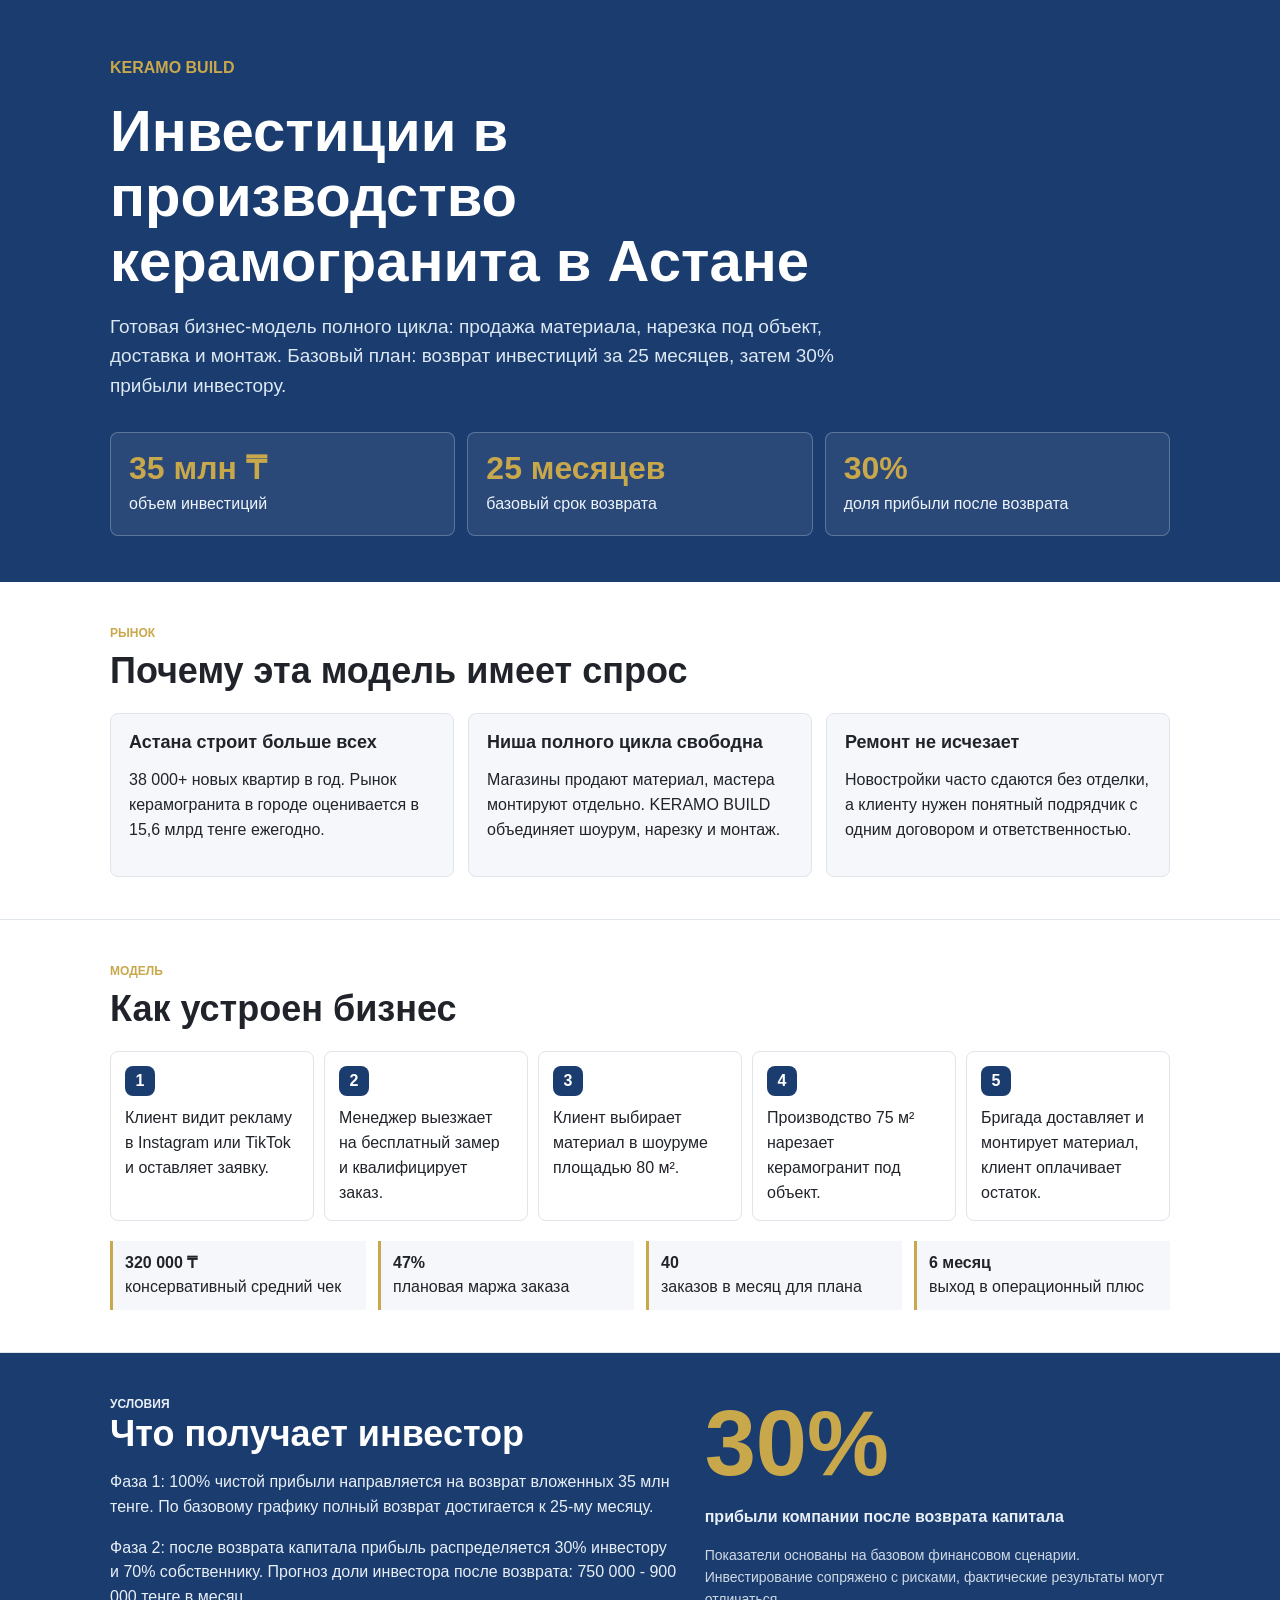
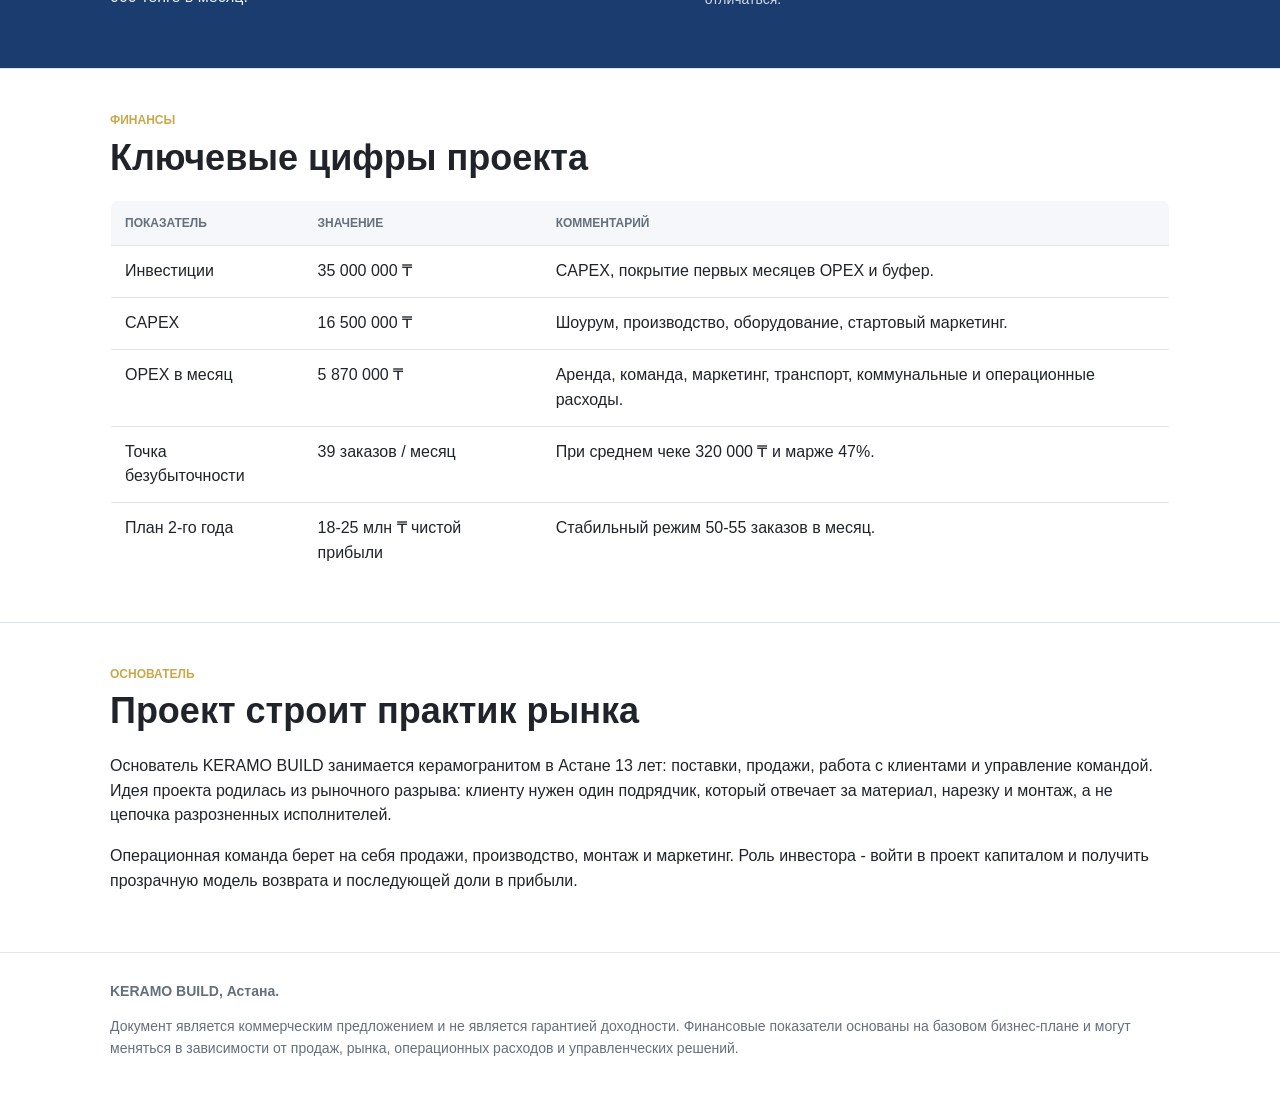
<file: KERAMO_BUILD_INVEST_PROPOSAL.html>
<!doctype html>
<html lang="ru">
<head>
  <meta charset="utf-8">
  <meta name="viewport" content="width=device-width, initial-scale=1">
  <title>KERAMO BUILD - инвестиционное предложение</title>
  <style>
    :root {
      --navy: #1a3c6e;
      --ink: #20242a;
      --muted: #65707c;
      --line: #dfe5eb;
      --gold: #c9a84c;
      --soft: #f5f7fa;
      --white: #ffffff;
    }

    * {
      box-sizing: border-box;
    }

    body {
      margin: 0;
      color: var(--ink);
      font-family: Arial, "Segoe UI", sans-serif;
      background: var(--white);
      line-height: 1.55;
    }

    .page {
      width: min(1060px, calc(100% - 36px));
      margin: 0 auto;
    }

    .hero {
      background: var(--navy);
      color: var(--white);
      padding: 56px 0 46px;
    }

    .brand {
      color: var(--gold);
      font-weight: 800;
      letter-spacing: 0;
      text-transform: uppercase;
    }

    h1,
    h2,
    h3 {
      margin: 0;
      letter-spacing: 0;
      line-height: 1.12;
    }

    h1 {
      max-width: 820px;
      margin-top: 18px;
      font-size: clamp(34px, 6vw, 58px);
    }

    .lead {
      max-width: 760px;
      margin: 18px 0 0;
      color: #dce8f3;
      font-size: 19px;
    }

    .metrics {
      display: grid;
      grid-template-columns: repeat(3, minmax(180px, 1fr));
      gap: 12px;
      margin-top: 32px;
    }

    .metric {
      border: 1px solid rgba(255, 255, 255, 0.24);
      border-radius: 8px;
      padding: 18px;
      background: rgba(255, 255, 255, 0.07);
    }

    .metric strong {
      display: block;
      color: var(--gold);
      font-size: 32px;
      line-height: 1.1;
    }

    .metric span {
      display: block;
      margin-top: 6px;
      color: #eef4fa;
    }

    section {
      padding: 42px 0;
      border-bottom: 1px solid var(--line);
    }

    section:last-child {
      border-bottom: 0;
    }

    .section-title {
      display: grid;
      gap: 8px;
      margin-bottom: 22px;
    }

    .eyebrow {
      margin: 0;
      color: var(--gold);
      font-weight: 800;
      text-transform: uppercase;
      font-size: 12px;
    }

    h2 {
      font-size: clamp(26px, 4vw, 36px);
    }

    .grid {
      display: grid;
      grid-template-columns: repeat(3, 1fr);
      gap: 14px;
    }

    .card {
      border: 1px solid var(--line);
      border-radius: 8px;
      background: var(--soft);
      padding: 18px;
    }

    .card h3 {
      margin-bottom: 8px;
      font-size: 18px;
    }

    .steps {
      display: grid;
      grid-template-columns: repeat(5, 1fr);
      gap: 10px;
      counter-reset: step;
    }

    .step {
      min-height: 130px;
      border: 1px solid var(--line);
      border-radius: 8px;
      padding: 14px;
      background: var(--white);
      counter-increment: step;
    }

    .step::before {
      content: counter(step);
      display: grid;
      place-items: center;
      width: 30px;
      height: 30px;
      margin-bottom: 10px;
      border-radius: 8px;
      background: var(--navy);
      color: var(--white);
      font-weight: 800;
    }

    table {
      width: 100%;
      border-collapse: collapse;
      overflow: hidden;
      border: 1px solid var(--line);
      border-radius: 8px;
      background: var(--white);
    }

    th,
    td {
      padding: 13px 14px;
      border-bottom: 1px solid var(--line);
      text-align: left;
      vertical-align: top;
    }

    th {
      background: var(--soft);
      color: var(--muted);
      font-size: 12px;
      text-transform: uppercase;
    }

    tr:last-child td {
      border-bottom: 0;
    }

    .offer {
      background: var(--navy);
      color: var(--white);
    }

    .offer .page {
      display: grid;
      grid-template-columns: 1.1fr 0.9fr;
      gap: 26px;
      align-items: center;
    }

    .offer h2 {
      color: var(--white);
    }

    .offer p,
    .offer li {
      color: #e8eff7;
    }

    .highlight {
      color: var(--gold);
      font-size: clamp(48px, 9vw, 92px);
      font-weight: 900;
      line-height: 1;
    }

    .note {
      color: var(--muted);
      font-size: 14px;
    }

    .offer .note {
      color: #cfd9e5;
    }

    .summary {
      display: grid;
      grid-template-columns: repeat(4, 1fr);
      gap: 12px;
      margin-top: 20px;
    }

    .summary div {
      border-left: 3px solid var(--gold);
      padding: 10px 12px;
      background: var(--soft);
    }

    .footer {
      padding: 28px 0 40px;
      color: var(--muted);
      font-size: 14px;
    }

    @media (max-width: 820px) {
      .metrics,
      .grid,
      .steps,
      .offer .page,
      .summary {
        grid-template-columns: 1fr;
      }

      .step {
        min-height: 0;
      }
    }
  </style>
</head>
<body>
  <header class="hero">
    <div class="page">
      <div class="brand">KERAMO BUILD</div>
      <h1>Инвестиции в производство керамогранита в Астане</h1>
      <p class="lead">Готовая бизнес-модель полного цикла: продажа материала, нарезка под объект, доставка и монтаж. Базовый план: возврат инвестиций за 25 месяцев, затем 30% прибыли инвестору.</p>
      <div class="metrics">
        <div class="metric"><strong>35 млн ₸</strong><span>объем инвестиций</span></div>
        <div class="metric"><strong>25 месяцев</strong><span>базовый срок возврата</span></div>
        <div class="metric"><strong>30%</strong><span>доля прибыли после возврата</span></div>
      </div>
    </div>
  </header>

  <section>
    <div class="page">
      <div class="section-title">
        <p class="eyebrow">Рынок</p>
        <h2>Почему эта модель имеет спрос</h2>
      </div>
      <div class="grid">
        <div class="card">
          <h3>Астана строит больше всех</h3>
          <p>38 000+ новых квартир в год. Рынок керамогранита в городе оценивается в 15,6 млрд тенге ежегодно.</p>
        </div>
        <div class="card">
          <h3>Ниша полного цикла свободна</h3>
          <p>Магазины продают материал, мастера монтируют отдельно. KERAMO BUILD объединяет шоурум, нарезку и монтаж.</p>
        </div>
        <div class="card">
          <h3>Ремонт не исчезает</h3>
          <p>Новостройки часто сдаются без отделки, а клиенту нужен понятный подрядчик с одним договором и ответственностью.</p>
        </div>
      </div>
    </div>
  </section>

  <section>
    <div class="page">
      <div class="section-title">
        <p class="eyebrow">Модель</p>
        <h2>Как устроен бизнес</h2>
      </div>
      <div class="steps">
        <div class="step">Клиент видит рекламу в Instagram или TikTok и оставляет заявку.</div>
        <div class="step">Менеджер выезжает на бесплатный замер и квалифицирует заказ.</div>
        <div class="step">Клиент выбирает материал в шоуруме площадью 80 м².</div>
        <div class="step">Производство 75 м² нарезает керамогранит под объект.</div>
        <div class="step">Бригада доставляет и монтирует материал, клиент оплачивает остаток.</div>
      </div>
      <div class="summary">
        <div><strong>320 000 ₸</strong><br>консервативный средний чек</div>
        <div><strong>47%</strong><br>плановая маржа заказа</div>
        <div><strong>40</strong><br>заказов в месяц для плана</div>
        <div><strong>6 месяц</strong><br>выход в операционный плюс</div>
      </div>
    </div>
  </section>

  <section class="offer">
    <div class="page">
      <div>
        <p class="eyebrow">Условия</p>
        <h2>Что получает инвестор</h2>
        <p>Фаза 1: 100% чистой прибыли направляется на возврат вложенных 35 млн тенге. По базовому графику полный возврат достигается к 25-му месяцу.</p>
        <p>Фаза 2: после возврата капитала прибыль распределяется 30% инвестору и 70% собственнику. Прогноз доли инвестора после возврата: 750 000 - 900 000 тенге в месяц.</p>
      </div>
      <div>
        <div class="highlight">30%</div>
        <p><strong>прибыли компании после возврата капитала</strong></p>
        <p class="note">Показатели основаны на базовом финансовом сценарии. Инвестирование сопряжено с рисками, фактические результаты могут отличаться.</p>
      </div>
    </div>
  </section>

  <section>
    <div class="page">
      <div class="section-title">
        <p class="eyebrow">Финансы</p>
        <h2>Ключевые цифры проекта</h2>
      </div>
      <table>
        <thead>
          <tr>
            <th>Показатель</th>
            <th>Значение</th>
            <th>Комментарий</th>
          </tr>
        </thead>
        <tbody>
          <tr>
            <td>Инвестиции</td>
            <td>35 000 000 ₸</td>
            <td>CAPEX, покрытие первых месяцев OPEX и буфер.</td>
          </tr>
          <tr>
            <td>CAPEX</td>
            <td>16 500 000 ₸</td>
            <td>Шоурум, производство, оборудование, стартовый маркетинг.</td>
          </tr>
          <tr>
            <td>OPEX в месяц</td>
            <td>5 870 000 ₸</td>
            <td>Аренда, команда, маркетинг, транспорт, коммунальные и операционные расходы.</td>
          </tr>
          <tr>
            <td>Точка безубыточности</td>
            <td>39 заказов / месяц</td>
            <td>При среднем чеке 320 000 ₸ и марже 47%.</td>
          </tr>
          <tr>
            <td>План 2-го года</td>
            <td>18-25 млн ₸ чистой прибыли</td>
            <td>Стабильный режим 50-55 заказов в месяц.</td>
          </tr>
        </tbody>
      </table>
    </div>
  </section>

  <section>
    <div class="page">
      <div class="section-title">
        <p class="eyebrow">Основатель</p>
        <h2>Проект строит практик рынка</h2>
      </div>
      <p>Основатель KERAMO BUILD занимается керамогранитом в Астане 13 лет: поставки, продажи, работа с клиентами и управление командой. Идея проекта родилась из рыночного разрыва: клиенту нужен один подрядчик, который отвечает за материал, нарезку и монтаж, а не цепочка разрозненных исполнителей.</p>
      <p>Операционная команда берет на себя продажи, производство, монтаж и маркетинг. Роль инвестора - войти в проект капиталом и получить прозрачную модель возврата и последующей доли в прибыли.</p>
    </div>
  </section>

  <footer class="footer">
    <div class="page">
      <strong>KERAMO BUILD, Астана.</strong>
      <p>Документ является коммерческим предложением и не является гарантией доходности. Финансовые показатели основаны на базовом бизнес-плане и могут меняться в зависимости от продаж, рынка, операционных расходов и управленческих решений.</p>
    </div>
  </footer>
</body>
</html>
</file>
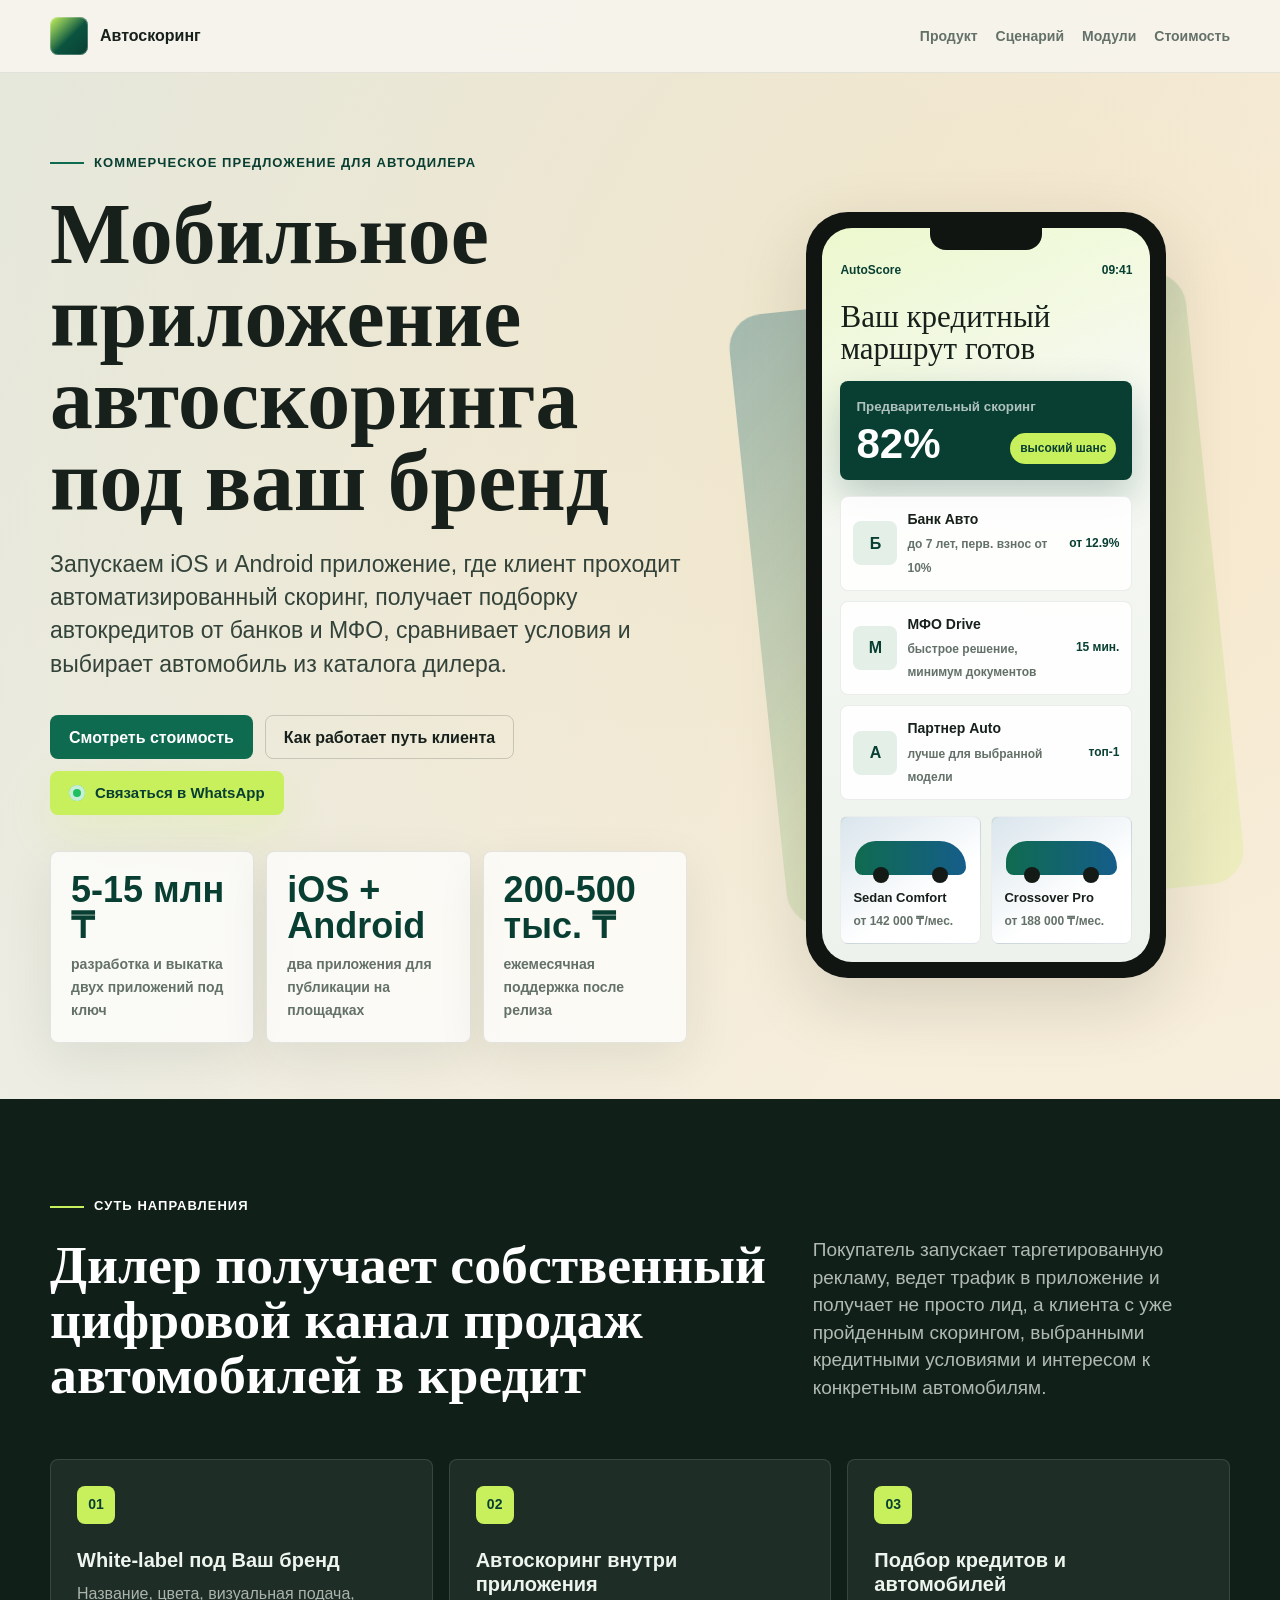
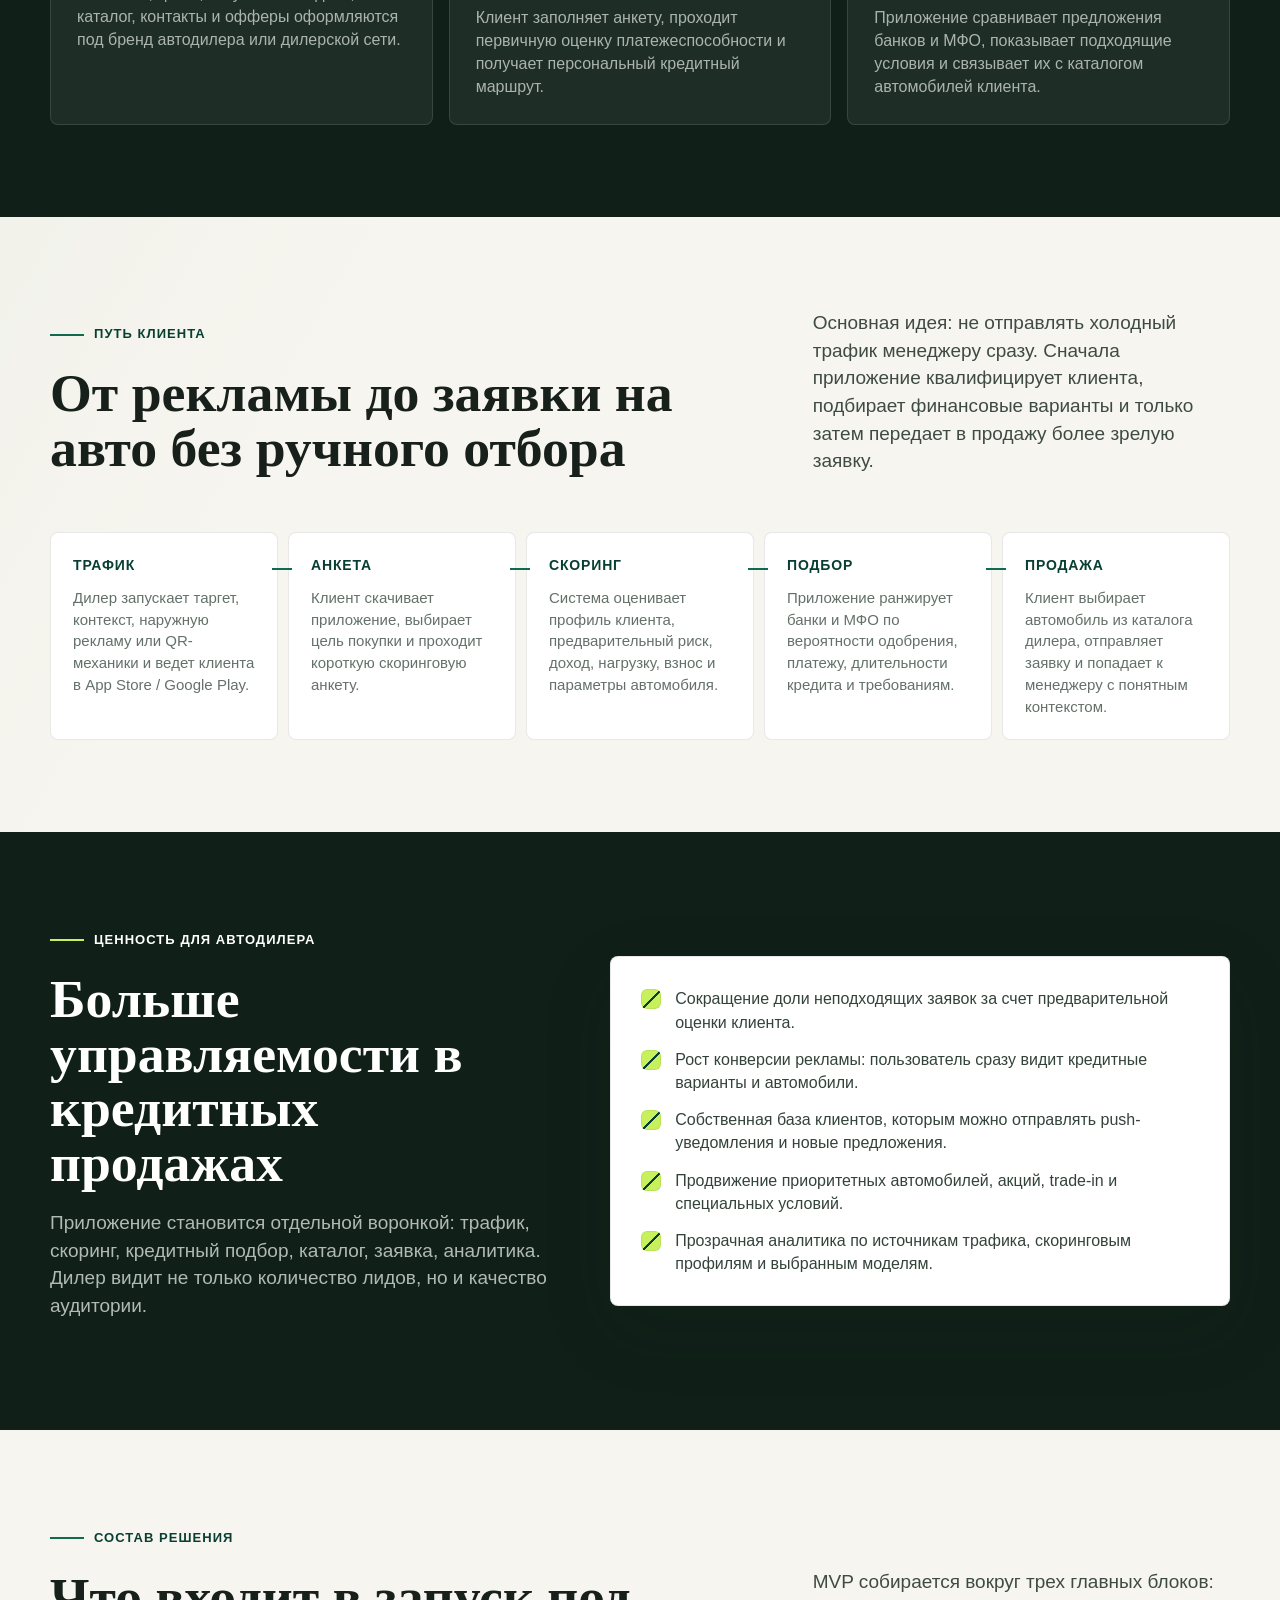
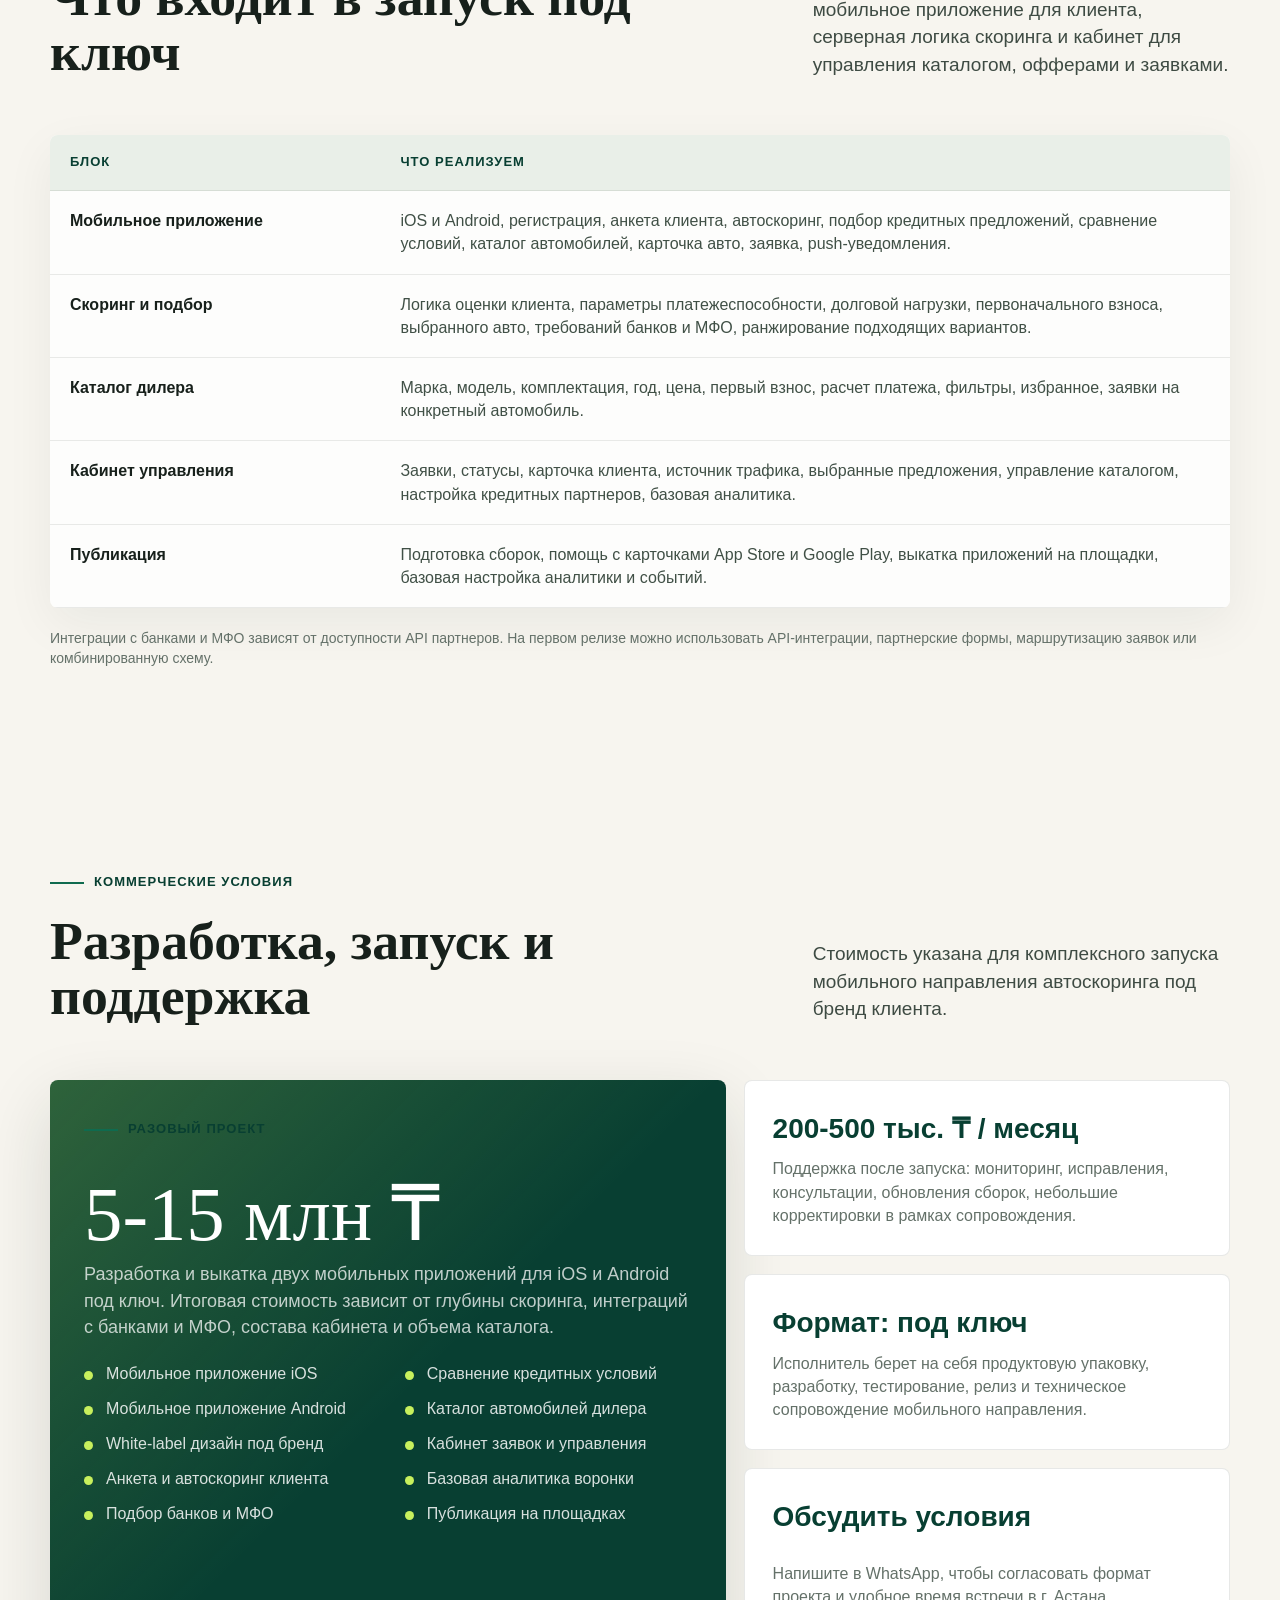
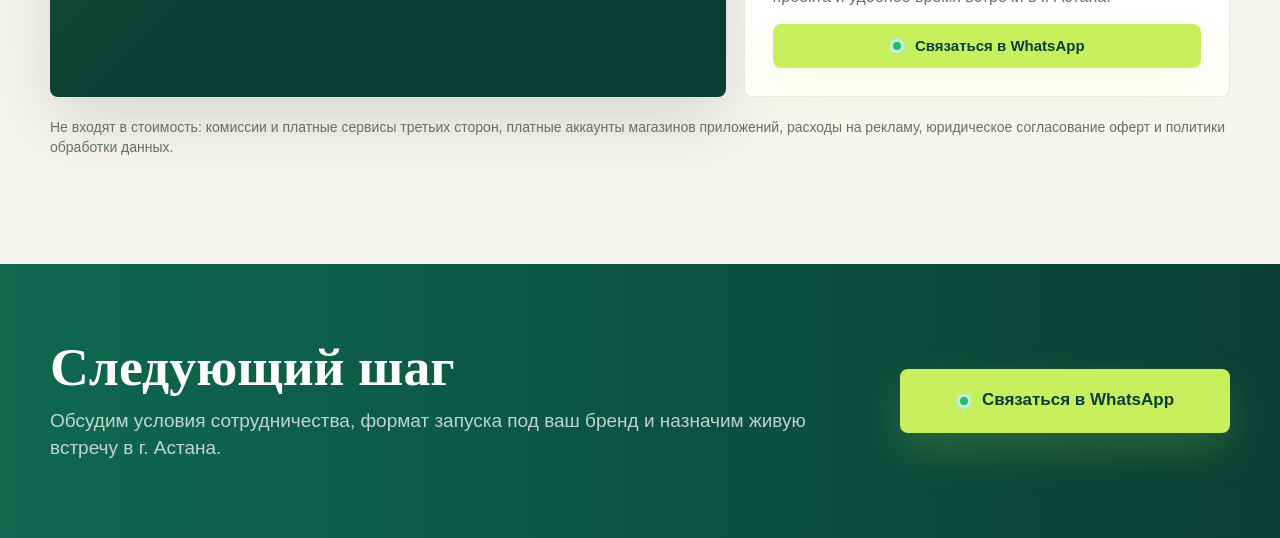
<file: Коммерческое Предложение.html>
<!doctype html>
<html lang="ru">
<head>
  <meta charset="utf-8">
  <meta name="viewport" content="width=device-width, initial-scale=1">
  <title>Коммерческое предложение | Автоскоринг</title>
  <style>
    :root {
      --ink: #17201b;
      --muted: #647169;
      --line: #d9e0d8;
      --paper: #f7f5ef;
      --white: #ffffff;
      --green: #0f6b4f;
      --green-dark: #083f32;
      --lime: #c8f05d;
      --blue: #155d8a;
      --amber: #f3b647;
      --red: #d9634a;
      --shadow: 0 24px 70px rgba(18, 34, 27, 0.14);
      --radius: 8px;
      --max: 1180px;
    }

    * {
      box-sizing: border-box;
    }

    html {
      scroll-behavior: smooth;
      overflow-x: hidden;
    }

    body {
      margin: 0;
      background:
        linear-gradient(120deg, rgba(15, 107, 79, 0.08), transparent 34%),
        radial-gradient(circle at 82% 8%, rgba(243, 182, 71, 0.22), transparent 28%),
        var(--paper);
      color: var(--ink);
      font-family: "Aptos", "Manrope", "Segoe UI", sans-serif;
      line-height: 1.45;
      overflow-x: hidden;
    }

    a {
      color: inherit;
      text-decoration: none;
    }

    .page {
      min-height: 100vh;
      overflow: hidden;
    }

    .nav {
      position: sticky;
      top: 0;
      z-index: 20;
      border-bottom: 1px solid rgba(23, 32, 27, 0.08);
      background: rgba(247, 245, 239, 0.86);
      backdrop-filter: blur(18px);
    }

    .nav-inner {
      width: min(var(--max), calc(100% - 40px));
      margin: 0 auto;
      display: flex;
      align-items: center;
      justify-content: space-between;
      min-height: 72px;
      gap: 20px;
    }

    .brand {
      display: flex;
      align-items: center;
      gap: 12px;
      font-weight: 800;
      letter-spacing: 0;
    }

    .brand-mark {
      width: 38px;
      height: 38px;
      border-radius: 8px;
      background:
        linear-gradient(135deg, var(--lime), rgba(200, 240, 93, 0) 54%),
        linear-gradient(135deg, var(--green), var(--green-dark));
      box-shadow: inset 0 0 0 1px rgba(255, 255, 255, 0.26);
    }

    .nav-links {
      display: flex;
      align-items: center;
      gap: 18px;
      color: var(--muted);
      font-size: 14px;
      font-weight: 650;
    }

    .nav-links a {
      padding: 8px 0;
    }

    .nav-links a:hover {
      color: var(--ink);
    }

    .btn {
      display: inline-flex;
      align-items: center;
      justify-content: center;
      min-height: 44px;
      padding: 0 18px;
      border-radius: 8px;
      border: 1px solid transparent;
      background: var(--green);
      color: var(--white);
      font-weight: 750;
      cursor: pointer;
      transition: transform 0.18s ease, box-shadow 0.18s ease, background 0.18s ease;
    }

    .btn:hover {
      transform: translateY(-1px);
      background: var(--green-dark);
      box-shadow: 0 12px 28px rgba(15, 107, 79, 0.22);
    }

    .btn.secondary {
      background: transparent;
      border-color: rgba(23, 32, 27, 0.18);
      color: var(--ink);
      box-shadow: none;
    }

    .btn.secondary:hover {
      border-color: var(--green);
      color: var(--green-dark);
      background: rgba(255, 255, 255, 0.5);
    }

    section {
      position: relative;
      padding: 92px 0;
    }

    .container {
      width: min(var(--max), calc(100% - 40px));
      margin: 0 auto;
    }

    .hero {
      min-height: calc(100vh - 72px);
      display: flex;
      align-items: center;
      padding: 74px 0 56px;
    }

    .hero-grid {
      display: grid;
      grid-template-columns: minmax(0, 1.02fr) minmax(360px, 0.78fr);
      gap: 56px;
      align-items: center;
    }

    .eyebrow {
      display: inline-flex;
      align-items: center;
      gap: 10px;
      margin-bottom: 22px;
      color: var(--green-dark);
      font-size: 13px;
      font-weight: 850;
      text-transform: uppercase;
      letter-spacing: 0.08em;
      max-width: 100%;
    }

    .eyebrow::before {
      content: "";
      width: 34px;
      height: 2px;
      background: var(--green);
    }

    h1,
    h2,
    h3,
    p {
      margin-top: 0;
    }

    h1 {
      max-width: 820px;
      margin-bottom: 24px;
      font-family: "Georgia", "Times New Roman", serif;
      font-size: clamp(48px, 6.7vw, 92px);
      line-height: 0.96;
      letter-spacing: 0;
      color: var(--ink);
      overflow-wrap: anywhere;
      hyphens: auto;
    }

    h2 {
      max-width: 820px;
      margin-bottom: 18px;
      font-family: "Georgia", "Times New Roman", serif;
      font-size: clamp(34px, 4.2vw, 58px);
      line-height: 1.02;
      letter-spacing: 0;
      overflow-wrap: anywhere;
      hyphens: auto;
    }

    h3 {
      margin-bottom: 10px;
      font-size: 20px;
      line-height: 1.2;
      letter-spacing: 0;
    }

    .lead {
      max-width: 730px;
      margin-bottom: 34px;
      color: #34433a;
      font-size: clamp(18px, 2vw, 23px);
      line-height: 1.45;
    }

    .hero-actions {
      display: flex;
      flex-wrap: wrap;
      gap: 12px;
      margin: 0 0 36px;
    }

    .hero-metrics {
      display: grid;
      grid-template-columns: repeat(3, minmax(0, 1fr));
      gap: 12px;
      max-width: 760px;
    }

    .metric {
      min-height: 118px;
      padding: 20px;
      border: 1px solid rgba(23, 32, 27, 0.1);
      border-radius: var(--radius);
      background: rgba(255, 255, 255, 0.72);
      box-shadow: 0 16px 50px rgba(18, 34, 27, 0.08);
    }

    .metric strong {
      display: block;
      margin-bottom: 8px;
      font-size: clamp(24px, 3vw, 36px);
      line-height: 1;
      color: var(--green-dark);
    }

    .metric span {
      color: var(--muted);
      font-size: 14px;
      font-weight: 650;
    }

    .phone-stage {
      position: relative;
      display: grid;
      place-items: center;
      min-height: 650px;
    }

    .phone-stage::before {
      content: "";
      position: absolute;
      inset: 80px 14px 72px;
      border-radius: 34px;
      background:
        linear-gradient(135deg, rgba(21, 93, 138, 0.20), transparent 50%),
        linear-gradient(135deg, rgba(15, 107, 79, 0.18), rgba(200, 240, 93, 0.20));
      transform: rotate(-6deg);
      filter: blur(0.2px);
    }

    .phone {
      position: relative;
      width: min(360px, 92vw);
      min-height: 650px;
      padding: 16px;
      border-radius: 42px;
      background: #101511;
      box-shadow: var(--shadow);
    }

    .phone::before {
      content: "";
      position: absolute;
      top: 12px;
      left: 50%;
      width: 112px;
      height: 26px;
      border-radius: 0 0 16px 16px;
      background: #101511;
      transform: translateX(-50%);
      z-index: 3;
    }

    .screen {
      position: relative;
      min-height: 618px;
      padding: 34px 18px 18px;
      border-radius: 30px;
      overflow: hidden;
      background:
        linear-gradient(160deg, rgba(200, 240, 93, 0.26), transparent 35%),
        linear-gradient(180deg, #f9fbf5, #edf2ec);
    }

    .screen-top {
      display: flex;
      align-items: center;
      justify-content: space-between;
      margin-bottom: 22px;
      color: var(--green-dark);
      font-size: 12px;
      font-weight: 850;
    }

    .app-title {
      margin-bottom: 16px;
      font-family: "Georgia", "Times New Roman", serif;
      font-size: 31px;
      line-height: 1.03;
      overflow-wrap: anywhere;
    }

    .score-card {
      padding: 16px;
      border-radius: 8px;
      background: var(--green-dark);
      color: white;
      box-shadow: 0 16px 38px rgba(8, 63, 50, 0.24);
    }

    .score-card small {
      display: block;
      margin-bottom: 8px;
      color: rgba(255, 255, 255, 0.68);
      font-weight: 750;
    }

    .score-line {
      display: flex;
      align-items: end;
      justify-content: space-between;
      gap: 10px;
    }

    .score-line strong {
      font-size: 42px;
      line-height: 0.95;
    }

    .score-pill {
      padding: 7px 10px;
      border-radius: 999px;
      background: var(--lime);
      color: var(--green-dark);
      font-size: 12px;
      font-weight: 900;
      white-space: nowrap;
    }

    .offer-list {
      display: grid;
      gap: 10px;
      margin: 16px 0;
    }

    .offer {
      display: grid;
      grid-template-columns: 44px minmax(0, 1fr) auto;
      align-items: center;
      gap: 10px;
      padding: 12px;
      border: 1px solid rgba(23, 32, 27, 0.08);
      border-radius: 8px;
      background: rgba(255, 255, 255, 0.86);
    }

    .logo-dot {
      display: grid;
      place-items: center;
      width: 44px;
      height: 44px;
      border-radius: 8px;
      background: #e4efe8;
      color: var(--green-dark);
      font-weight: 900;
    }

    .offer b {
      display: block;
      margin-bottom: 2px;
      font-size: 14px;
    }

    .offer span {
      color: var(--muted);
      font-size: 12px;
      font-weight: 650;
    }

    .offer-price {
      color: var(--green-dark);
      font-size: 12px;
      font-weight: 900;
      text-align: right;
      white-space: nowrap;
    }

    .car-strip {
      display: grid;
      grid-template-columns: 1fr 1fr;
      gap: 10px;
      margin-top: 12px;
    }

    .car {
      min-height: 116px;
      padding: 12px;
      border-radius: 8px;
      background:
        linear-gradient(145deg, rgba(21, 93, 138, 0.16), transparent 62%),
        #ffffff;
      border: 1px solid rgba(23, 32, 27, 0.08);
    }

    .car-shape {
      height: 34px;
      margin: 12px 2px 14px;
      border-radius: 22px 28px 8px 8px;
      background: linear-gradient(90deg, var(--green), var(--blue));
      position: relative;
    }

    .car-shape::before,
    .car-shape::after {
      content: "";
      position: absolute;
      bottom: -8px;
      width: 16px;
      height: 16px;
      border-radius: 50%;
      background: #141b16;
    }

    .car-shape::before {
      left: 18px;
    }

    .car-shape::after {
      right: 18px;
    }

    .car b {
      display: block;
      font-size: 13px;
    }

    .car span {
      color: var(--muted);
      font-size: 12px;
      font-weight: 650;
    }

    .section-head {
      display: grid;
      grid-template-columns: minmax(0, 0.95fr) minmax(280px, 0.55fr);
      gap: 42px;
      align-items: end;
      margin-bottom: 38px;
    }

    .section-copy {
      color: #3e4b43;
      font-size: 19px;
    }

    .band {
      background: #102018;
      color: #eef5ee;
    }

    .band .eyebrow,
    .band h2 {
      color: #ffffff;
    }

    .band .eyebrow::before {
      background: var(--lime);
    }

    .band .section-copy,
    .band .muted {
      color: rgba(238, 245, 238, 0.72);
    }

    .grid-3 {
      display: grid;
      grid-template-columns: repeat(3, minmax(0, 1fr));
      gap: 16px;
    }

    .grid-2 {
      display: grid;
      grid-template-columns: repeat(2, minmax(0, 1fr));
      gap: 18px;
    }

    .card {
      min-height: 220px;
      padding: 26px;
      border: 1px solid rgba(23, 32, 27, 0.10);
      border-radius: var(--radius);
      background: rgba(255, 255, 255, 0.78);
      box-shadow: 0 16px 50px rgba(18, 34, 27, 0.06);
    }

    .band .card {
      background: rgba(255, 255, 255, 0.06);
      border-color: rgba(255, 255, 255, 0.12);
      box-shadow: none;
    }

    .card-num {
      display: inline-flex;
      align-items: center;
      justify-content: center;
      width: 38px;
      height: 38px;
      margin-bottom: 24px;
      border-radius: 8px;
      background: var(--lime);
      color: var(--green-dark);
      font-size: 14px;
      font-weight: 900;
    }

    .card p {
      margin-bottom: 0;
      color: var(--muted);
    }

    .band .card p {
      color: rgba(238, 245, 238, 0.68);
    }

    .flow {
      display: grid;
      grid-template-columns: repeat(5, minmax(0, 1fr));
      gap: 10px;
    }

    .flow-step {
      position: relative;
      min-height: 180px;
      padding: 22px;
      border-radius: var(--radius);
      background: #ffffff;
      border: 1px solid rgba(23, 32, 27, 0.10);
    }

    .flow-step::after {
      content: "";
      position: absolute;
      top: 35px;
      right: -15px;
      width: 20px;
      height: 2px;
      background: var(--green);
      z-index: 2;
    }

    .flow-step:last-child::after {
      display: none;
    }

    .flow-step strong {
      display: block;
      margin-bottom: 12px;
      color: var(--green-dark);
      font-size: 14px;
      text-transform: uppercase;
      letter-spacing: 0.06em;
    }

    .flow-step p {
      margin-bottom: 0;
      color: var(--muted);
      font-size: 15px;
    }

    .split {
      display: grid;
      grid-template-columns: minmax(320px, 0.82fr) minmax(0, 1fr);
      gap: 52px;
      align-items: center;
    }

    .panel {
      padding: 30px;
      border-radius: var(--radius);
      background: var(--white);
      border: 1px solid rgba(23, 32, 27, 0.10);
      box-shadow: var(--shadow);
    }

    .check-list {
      display: grid;
      gap: 14px;
      margin: 0;
      padding: 0;
      list-style: none;
    }

    .check-list li {
      position: relative;
      padding-left: 34px;
      color: #34433a;
    }

    .check-list li::before {
      content: "";
      position: absolute;
      left: 0;
      top: 2px;
      width: 20px;
      height: 20px;
      border-radius: 6px;
      background:
        linear-gradient(135deg, transparent 48%, var(--green-dark) 49% 56%, transparent 57%),
        var(--lime);
      box-shadow: inset 0 0 0 1px rgba(8, 63, 50, 0.08);
    }

    .feature-table {
      width: 100%;
      border-collapse: collapse;
      overflow: hidden;
      border-radius: var(--radius);
      background: rgba(255, 255, 255, 0.8);
      box-shadow: 0 16px 50px rgba(18, 34, 27, 0.06);
    }

    .feature-table th,
    .feature-table td {
      padding: 18px 20px;
      border-bottom: 1px solid rgba(23, 32, 27, 0.09);
      text-align: left;
      vertical-align: top;
    }

    .feature-table th {
      background: #e9efe8;
      color: var(--green-dark);
      font-size: 13px;
      text-transform: uppercase;
      letter-spacing: 0.08em;
    }

    .feature-table td:first-child {
      width: 28%;
      font-weight: 800;
      color: var(--ink);
    }

    .feature-table td {
      color: #405046;
    }

    .timeline {
      display: grid;
      grid-template-columns: repeat(6, minmax(0, 1fr));
      border: 1px solid rgba(255, 255, 255, 0.12);
      border-radius: var(--radius);
      overflow: hidden;
    }

    .week {
      min-height: 230px;
      padding: 22px;
      border-right: 1px solid rgba(255, 255, 255, 0.12);
      background: rgba(255, 255, 255, 0.055);
    }

    .week:last-child {
      border-right: 0;
    }

    .week strong {
      display: block;
      margin-bottom: 18px;
      color: var(--lime);
      font-size: 13px;
      text-transform: uppercase;
      letter-spacing: 0.08em;
    }

    .week p {
      margin-bottom: 0;
      color: rgba(238, 245, 238, 0.75);
      font-size: 15px;
    }

    .price-layout {
      display: grid;
      grid-template-columns: minmax(0, 1fr) minmax(340px, 0.72fr);
      gap: 18px;
      align-items: stretch;
    }

    .price-main {
      padding: 34px;
      border-radius: var(--radius);
      background:
        linear-gradient(135deg, rgba(200, 240, 93, 0.20), transparent 52%),
        var(--green-dark);
      color: #ffffff;
      box-shadow: var(--shadow);
    }

    .price-main .price {
      margin: 18px 0 10px;
      font-family: "Georgia", "Times New Roman", serif;
      font-size: clamp(48px, 6vw, 82px);
      line-height: 0.94;
    }

    .price-main p {
      max-width: 720px;
      color: rgba(255, 255, 255, 0.74);
      font-size: 18px;
    }

    .price-side {
      display: grid;
      gap: 18px;
    }

    .mini-price {
      padding: 28px;
      border-radius: var(--radius);
      background: #ffffff;
      border: 1px solid rgba(23, 32, 27, 0.10);
    }

    .mini-price strong {
      display: block;
      margin-bottom: 8px;
      font-size: 28px;
      color: var(--green-dark);
    }

    .mini-price span {
      color: var(--muted);
    }

    .deliverables {
      columns: 2;
      column-gap: 34px;
      margin: 22px 0 0;
      padding: 0;
      list-style: none;
    }

    .deliverables li {
      break-inside: avoid;
      position: relative;
      margin-bottom: 12px;
      padding-left: 22px;
      color: rgba(255, 255, 255, 0.84);
    }

    .deliverables li::before {
      content: "";
      position: absolute;
      left: 0;
      top: 9px;
      width: 9px;
      height: 9px;
      border-radius: 50%;
      background: var(--lime);
    }

    .cta {
      padding: 76px 0;
      background:
        linear-gradient(90deg, rgba(15, 107, 79, 0.96), rgba(8, 63, 50, 0.96)),
        var(--green-dark);
      color: #ffffff;
    }

    .cta-inner {
      display: grid;
      grid-template-columns: minmax(0, 1fr) auto;
      gap: 28px;
      align-items: center;
    }

    .cta h2 {
      margin-bottom: 12px;
      color: #ffffff;
    }

    .cta p {
      max-width: 760px;
      margin-bottom: 0;
      color: rgba(255, 255, 255, 0.74);
      font-size: 19px;
    }

    .cta .btn {
      background: var(--lime);
      color: var(--green-dark);
    }

    .whatsapp-btn {
      background: var(--lime);
      color: var(--green-dark);
      min-width: 330px;
      min-height: 64px;
      padding: 0 28px;
      font-size: 17px;
      box-shadow: 0 18px 42px rgba(200, 240, 93, 0.18);
    }

    .whatsapp-btn::before {
      content: "";
      width: 16px;
      height: 16px;
      margin-right: 10px;
      border-radius: 50%;
      background: #1fbf62;
      box-shadow: inset 0 0 0 4px rgba(255, 255, 255, 0.75);
    }

    .whatsapp-btn:hover {
      background: #b9e54c;
      color: var(--green-dark);
    }

    .whatsapp-btn.compact {
      min-width: 230px;
      min-height: 44px;
      padding: 0 18px;
      font-size: 15px;
    }

    .price-contact {
      display: grid;
      gap: 16px;
    }

    .price-contact .btn {
      width: 100%;
    }

    .note {
      margin-top: 20px;
      color: var(--muted);
      font-size: 14px;
    }

    .mobile-break {
      display: none;
    }

    @media (max-width: 1040px) {
      .hero-grid,
      .section-head,
      .split,
      .price-layout,
      .cta-inner {
        grid-template-columns: 1fr;
      }

      .phone-stage {
        min-height: 600px;
      }

      .flow,
      .timeline {
        grid-template-columns: repeat(2, minmax(0, 1fr));
      }

      .flow-step::after {
        display: none;
      }
    }

    @media (max-width: 760px) {
      .nav-inner {
        width: min(var(--max), calc(100% - 28px));
        min-height: 64px;
      }

      .nav-links {
        display: none;
      }

      section {
        padding: 56px 0;
      }

      .container {
        width: min(var(--max), calc(100% - 28px));
      }

      .hero {
        min-height: auto;
        padding: 42px 0 36px;
      }

      .hero-grid {
        gap: 34px;
      }

      .eyebrow {
        display: flex;
        align-items: flex-start;
        flex-wrap: wrap;
        gap: 8px;
        margin-bottom: 16px;
        font-size: 11px;
        line-height: 1.28;
        letter-spacing: 0.06em;
      }

      .eyebrow::before {
        width: 24px;
        min-width: 24px;
        margin-top: 6px;
      }

      h1 {
        margin-bottom: 18px;
        font-size: clamp(34px, 10.5vw, 44px);
        line-height: 1.02;
      }

      .mobile-break {
        display: block;
      }

      h2 {
        font-size: clamp(29px, 8.5vw, 38px);
        line-height: 1.06;
      }

      h3 {
        font-size: 18px;
      }

      .lead,
      .section-copy,
      .cta p {
        font-size: 16px;
      }

      .hero-actions {
        display: grid;
        grid-template-columns: 1fr;
        gap: 10px;
        margin-bottom: 28px;
      }

      .btn {
        width: 100%;
        min-height: 46px;
        padding: 0 14px;
        text-align: center;
      }

      .whatsapp-btn {
        min-width: 0;
        min-height: 58px;
        font-size: 15px;
      }

      .hero-metrics,
      .grid-3,
      .grid-2,
      .flow,
      .timeline {
        grid-template-columns: 1fr;
      }

      .metric {
        min-height: auto;
        padding: 16px;
      }

      .metric strong {
        font-size: 24px;
        line-height: 1.08;
      }

      .phone-stage {
        min-height: auto;
      }

      .phone-stage::before {
        inset: 34px 0 24px;
        border-radius: 24px;
      }

      .phone {
        width: min(100%, 340px);
        min-height: auto;
        padding: 10px;
        border-radius: 30px;
      }

      .phone::before {
        top: 8px;
        width: 88px;
        height: 20px;
        border-radius: 0 0 12px 12px;
      }

      .screen {
        min-height: auto;
        padding: 28px 12px 12px;
        border-radius: 22px;
      }

      .screen-top {
        margin-bottom: 14px;
      }

      .app-title {
        font-size: 25px;
      }

      .score-card {
        padding: 14px;
      }

      .score-line strong {
        font-size: 34px;
      }

      .offer {
        grid-template-columns: 38px minmax(0, 1fr);
        align-items: start;
      }

      .logo-dot {
        width: 38px;
        height: 38px;
      }

      .offer-price {
        grid-column: 2;
        text-align: left;
      }

      .car-strip {
        grid-template-columns: 1fr;
      }

      .section-head {
        gap: 14px;
        margin-bottom: 26px;
      }

      .card,
      .panel,
      .price-main,
      .mini-price {
        padding: 20px;
      }

      .card {
        min-height: auto;
      }

      .flow-step {
        min-height: auto;
        padding: 18px;
      }

      .feature-table,
      .feature-table tbody,
      .feature-table tr,
      .feature-table td,
      .feature-table th {
        display: block;
        width: 100%;
      }

      .feature-table thead {
        display: none;
      }

      .feature-table tr {
        border-bottom: 1px solid rgba(23, 32, 27, 0.10);
      }

      .feature-table td {
        border-bottom: 0;
        padding: 12px 16px;
      }

      .feature-table td:first-child {
        width: 100%;
        padding-top: 18px;
      }

      .deliverables {
        columns: 1;
      }

      .price-main .price {
        font-size: clamp(38px, 11vw, 52px);
        line-height: 1;
      }
    }

    @media (max-width: 420px) {
      .nav-inner,
      .container {
        width: min(var(--max), calc(100% - 24px));
      }

      .brand {
        gap: 9px;
        font-size: 13px;
      }

      .brand-mark {
        width: 30px;
        height: 30px;
      }

      .eyebrow::before {
        display: none;
      }

      h1 {
        font-size: clamp(30px, 8.8vw, 36px);
      }

      .lead {
        font-size: 15px;
      }

      .phone {
        width: min(100%, 312px);
      }

      .phone-stage::before {
        inset: 28px 14px 20px;
      }

      .app-title {
        font-size: 23px;
      }

      .score-pill {
        padding: 6px 8px;
        font-size: 11px;
      }

      .price-main .price {
        font-size: clamp(34px, 10vw, 44px);
      }

      .mini-price strong {
        font-size: 23px;
      }
    }

    @media print {
      body {
        background: #ffffff;
      }

      .nav,
      .hero-actions,
      .cta .btn {
        display: none;
      }

      section,
      .hero,
      .cta {
        padding: 34px 0;
        min-height: auto;
        break-inside: avoid;
      }

      .card,
      .panel,
      .price-main,
      .mini-price,
      .metric {
        box-shadow: none;
      }
    }
  </style>
</head>
<body>
  <div class="page">
    <header class="nav">
      <div class="nav-inner">
        <a class="brand" href="#top" aria-label="Автоскоринг">
          <span class="brand-mark" aria-hidden="true"></span>
          <span>Автоскоринг</span>
        </a>
        <nav class="nav-links" aria-label="Разделы презентации">
          <a href="#product">Продукт</a>
          <a href="#flow">Сценарий</a>
          <a href="#modules">Модули</a>
          <a href="#terms">Стоимость</a>
        </nav>
      </div>
    </header>

    <main id="top">
      <section class="hero">
        <div class="container hero-grid">
          <div>
            <div class="eyebrow">Коммерческое предложение для автодилера</div>
            <h1>Мобильное приложение автоскоринга <br class="mobile-break">под ваш бренд</h1>
            <p class="lead">
              Запускаем iOS и Android приложение, где клиент проходит автоматизированный скоринг, получает подборку автокредитов от банков и МФО, сравнивает условия и выбирает автомобиль из каталога дилера.
            </p>
            <div class="hero-actions">
              <a class="btn" href="#terms">Смотреть стоимость</a>
              <a class="btn secondary" href="#flow">Как работает путь клиента</a>
              <a
                class="btn whatsapp-btn compact"
                href="https://wa.me/77759419359?text=%D0%97%D0%B4%D1%80%D0%B0%D0%B2%D1%81%D1%82%D0%B2%D1%83%D0%B9%D1%82%D0%B5!%20%D0%9E%D0%B7%D0%BD%D0%B0%D0%BA%D0%BE%D0%BC%D0%B8%D0%BB%D1%81%D1%8F%20%D1%81%20%D0%B2%D0%B0%D1%88%D0%B8%D0%BC%20%D0%9A%D0%9F%20%D0%BF%D0%BE%20%D0%BC%D0%BE%D0%B1%D0%B8%D0%BB%D1%8C%D0%BD%D0%BE%D0%BC%D1%83%20%D0%BF%D1%80%D0%B8%D0%BB%D0%BE%D0%B6%D0%B5%D0%BD%D0%B8%D1%8E%20%D0%B0%D0%B2%D1%82%D0%BE%D1%81%D0%BA%D0%BE%D1%80%D0%B8%D0%BD%D0%B3%D0%B0.%20%D0%A5%D0%BE%D1%82%D0%B5%D0%BB%20%D0%B1%D1%8B%20%D0%BE%D0%B1%D1%81%D1%83%D0%B4%D0%B8%D1%82%D1%8C%20%D1%83%D1%81%D0%BB%D0%BE%D0%B2%D0%B8%D1%8F%20%D1%81%D0%BE%D1%82%D1%80%D1%83%D0%B4%D0%BD%D0%B8%D1%87%D0%B5%D1%81%D1%82%D0%B2%D0%B0%20%D0%B8%20%D0%BD%D0%B0%D0%B7%D0%BD%D0%B0%D1%87%D0%B8%D1%82%D1%8C%20%D0%B6%D0%B8%D0%B2%D1%83%D1%8E%20%D0%B2%D1%81%D1%82%D1%80%D0%B5%D1%87%D1%83%20%D0%B2%20%D0%B3.%20%D0%90%D1%81%D1%82%D0%B0%D0%BD%D0%B0."
                target="_blank"
                rel="noopener noreferrer"
              >Связаться в WhatsApp</a>
            </div>
            <div class="hero-metrics" aria-label="Ключевые параметры предложения">
              <div class="metric">
                <strong>5-15 млн ₸</strong>
                <span>разработка и выкатка двух приложений под ключ</span>
              </div>
              <div class="metric">
                <strong>iOS + Android</strong>
                <span>два приложения для публикации на площадках</span>
              </div>
              <div class="metric">
                <strong>200-500 тыс. ₸</strong>
                <span>ежемесячная поддержка после релиза</span>
              </div>
            </div>
          </div>

          <div class="phone-stage" aria-label="Макет мобильного приложения">
            <div class="phone">
              <div class="screen">
                <div class="screen-top">
                  <span>AutoScore</span>
                  <span>09:41</span>
                </div>
                <div class="app-title">Ваш кредитный маршрут готов</div>
                <div class="score-card">
                  <small>Предварительный скоринг</small>
                  <div class="score-line">
                    <strong>82%</strong>
                    <span class="score-pill">высокий шанс</span>
                  </div>
                </div>
                <div class="offer-list">
                  <div class="offer">
                    <div class="logo-dot">Б</div>
                    <div>
                      <b>Банк Авто</b>
                      <span>до 7 лет, перв. взнос от 10%</span>
                    </div>
                    <div class="offer-price">от 12.9%</div>
                  </div>
                  <div class="offer">
                    <div class="logo-dot">М</div>
                    <div>
                      <b>МФО Drive</b>
                      <span>быстрое решение, минимум документов</span>
                    </div>
                    <div class="offer-price">15 мин.</div>
                  </div>
                  <div class="offer">
                    <div class="logo-dot">A</div>
                    <div>
                      <b>Партнер Auto</b>
                      <span>лучше для выбранной модели</span>
                    </div>
                    <div class="offer-price">топ-1</div>
                  </div>
                </div>
                <div class="car-strip">
                  <div class="car">
                    <div class="car-shape"></div>
                    <b>Sedan Comfort</b>
                    <span>от 142 000 ₸/мес.</span>
                  </div>
                  <div class="car">
                    <div class="car-shape"></div>
                    <b>Crossover Pro</b>
                    <span>от 188 000 ₸/мес.</span>
                  </div>
                </div>
              </div>
            </div>
          </div>
        </div>
      </section>

      <section id="product" class="band">
        <div class="container">
          <div class="section-head">
            <div>
              <div class="eyebrow">Суть направления</div>
              <h2>Дилер получает собственный цифровой канал продаж автомобилей в кредит</h2>
            </div>
            <p class="section-copy">
              Покупатель запускает таргетированную рекламу, ведет трафик в приложение и получает не просто лид, а клиента с уже пройденным скорингом, выбранными кредитными условиями и интересом к конкретным автомобилям.
            </p>
          </div>

          <div class="grid-3">
            <article class="card">
              <span class="card-num">01</span>
              <h3>White-label под Ваш бренд</h3>
              <p>Название, цвета, визуальная подача, каталог, контакты и офферы оформляются под бренд автодилера или дилерской сети.</p>
            </article>
            <article class="card">
              <span class="card-num">02</span>
              <h3>Автоскоринг внутри приложения</h3>
              <p>Клиент заполняет анкету, проходит первичную оценку платежеспособности и получает персональный кредитный маршрут.</p>
            </article>
            <article class="card">
              <span class="card-num">03</span>
              <h3>Подбор кредитов и автомобилей</h3>
              <p>Приложение сравнивает предложения банков и МФО, показывает подходящие условия и связывает их с каталогом автомобилей клиента.</p>
            </article>
          </div>
        </div>
      </section>

      <section id="flow">
        <div class="container">
          <div class="section-head">
            <div>
              <div class="eyebrow">Путь клиента</div>
              <h2>От рекламы до заявки на авто без ручного отбора</h2>
            </div>
            <p class="section-copy">
              Основная идея: не отправлять холодный трафик менеджеру сразу. Сначала приложение квалифицирует клиента, подбирает финансовые варианты и только затем передает в продажу более зрелую заявку.
            </p>
          </div>

          <div class="flow">
            <div class="flow-step">
              <strong>Трафик</strong>
              <p>Дилер запускает таргет, контекст, наружную рекламу или QR-механики и ведет клиента в App Store / Google Play.</p>
            </div>
            <div class="flow-step">
              <strong>Анкета</strong>
              <p>Клиент скачивает приложение, выбирает цель покупки и проходит короткую скоринговую анкету.</p>
            </div>
            <div class="flow-step">
              <strong>Скоринг</strong>
              <p>Система оценивает профиль клиента, предварительный риск, доход, нагрузку, взнос и параметры автомобиля.</p>
            </div>
            <div class="flow-step">
              <strong>Подбор</strong>
              <p>Приложение ранжирует банки и МФО по вероятности одобрения, платежу, длительности кредита и требованиям.</p>
            </div>
            <div class="flow-step">
              <strong>Продажа</strong>
              <p>Клиент выбирает автомобиль из каталога дилера, отправляет заявку и попадает к менеджеру с понятным контекстом.</p>
            </div>
          </div>
        </div>
      </section>

      <section class="band">
        <div class="container split">
          <div>
            <div class="eyebrow">Ценность для автодилера</div>
            <h2>Больше управляемости в кредитных продажах</h2>
            <p class="section-copy">
              Приложение становится отдельной воронкой: трафик, скоринг, кредитный подбор, каталог, заявка, аналитика. Дилер видит не только количество лидов, но и качество аудитории.
            </p>
          </div>
          <div class="panel">
            <ul class="check-list">
              <li>Сокращение доли неподходящих заявок за счет предварительной оценки клиента.</li>
              <li>Рост конверсии рекламы: пользователь сразу видит кредитные варианты и автомобили.</li>
              <li>Собственная база клиентов, которым можно отправлять push-уведомления и новые предложения.</li>
              <li>Продвижение приоритетных автомобилей, акций, trade-in и специальных условий.</li>
              <li>Прозрачная аналитика по источникам трафика, скоринговым профилям и выбранным моделям.</li>
            </ul>
          </div>
        </div>
      </section>

      <section id="modules">
        <div class="container">
          <div class="section-head">
            <div>
              <div class="eyebrow">Состав решения</div>
              <h2>Что входит в запуск под ключ</h2>
            </div>
            <p class="section-copy">
              MVP собирается вокруг трех главных блоков: мобильное приложение для клиента, серверная логика скоринга и кабинет для управления каталогом, офферами и заявками.
            </p>
          </div>

          <table class="feature-table">
            <thead>
              <tr>
                <th>Блок</th>
                <th>Что реализуем</th>
              </tr>
            </thead>
            <tbody>
              <tr>
                <td>Мобильное приложение</td>
                <td>iOS и Android, регистрация, анкета клиента, автоскоринг, подбор кредитных предложений, сравнение условий, каталог автомобилей, карточка авто, заявка, push-уведомления.</td>
              </tr>
              <tr>
                <td>Скоринг и подбор</td>
                <td>Логика оценки клиента, параметры платежеспособности, долговой нагрузки, первоначального взноса, выбранного авто, требований банков и МФО, ранжирование подходящих вариантов.</td>
              </tr>
              <tr>
                <td>Каталог дилера</td>
                <td>Марка, модель, комплектация, год, цена, первый взнос, расчет платежа, фильтры, избранное, заявки на конкретный автомобиль.</td>
              </tr>
              <tr>
                <td>Кабинет управления</td>
                <td>Заявки, статусы, карточка клиента, источник трафика, выбранные предложения, управление каталогом, настройка кредитных партнеров, базовая аналитика.</td>
              </tr>
              <tr>
                <td>Публикация</td>
                <td>Подготовка сборок, помощь с карточками App Store и Google Play, выкатка приложений на площадки, базовая настройка аналитики и событий.</td>
              </tr>
            </tbody>
          </table>
          <p class="note">
            Интеграции с банками и МФО зависят от доступности API партнеров. На первом релизе можно использовать API-интеграции, партнерские формы, маршрутизацию заявок или комбинированную схему.
          </p>
        </div>
      </section>

      <section id="terms">
        <div class="container">
          <div class="section-head">
            <div>
              <div class="eyebrow">Коммерческие условия</div>
              <h2>Разработка, запуск и поддержка</h2>
            </div>
            <p class="section-copy">
              Стоимость указана для комплексного запуска мобильного направления автоскоринга под бренд клиента.
            </p>
          </div>

          <div class="price-layout">
            <div class="price-main">
              <span class="eyebrow">Разовый проект</span>
              <div class="price">5-15 млн ₸</div>
              <p>
                Разработка и выкатка двух мобильных приложений для iOS и Android под ключ. Итоговая стоимость зависит от глубины скоринга, интеграций с банками и МФО, состава кабинета и объема каталога.
              </p>
              <ul class="deliverables">
                <li>Мобильное приложение iOS</li>
                <li>Мобильное приложение Android</li>
                <li>White-label дизайн под бренд</li>
                <li>Анкета и автоскоринг клиента</li>
                <li>Подбор банков и МФО</li>
                <li>Сравнение кредитных условий</li>
                <li>Каталог автомобилей дилера</li>
                <li>Кабинет заявок и управления</li>
                <li>Базовая аналитика воронки</li>
                <li>Публикация на площадках</li>
              </ul>
            </div>
            <div class="price-side">
              <div class="mini-price">
                <strong>200-500 тыс. ₸ / месяц</strong>
                <span>Поддержка после запуска: мониторинг, исправления, консультации, обновления сборок, небольшие корректировки в рамках сопровождения.</span>
              </div>
              <div class="mini-price">
                <strong>Формат: под ключ</strong>
                <span>Исполнитель берет на себя продуктовую упаковку, разработку, тестирование, релиз и техническое сопровождение мобильного направления.</span>
              </div>
              <div class="mini-price price-contact">
                <strong>Обсудить условия</strong>
                <span>Напишите в WhatsApp, чтобы согласовать формат проекта и удобное время встречи в г. Астана.</span>
                <a
                  class="btn whatsapp-btn compact"
                  href="https://wa.me/77759419359?text=%D0%97%D0%B4%D1%80%D0%B0%D0%B2%D1%81%D1%82%D0%B2%D1%83%D0%B9%D1%82%D0%B5!%20%D0%9E%D0%B7%D0%BD%D0%B0%D0%BA%D0%BE%D0%BC%D0%B8%D0%BB%D1%81%D1%8F%20%D1%81%20%D0%B2%D0%B0%D1%88%D0%B8%D0%BC%20%D0%9A%D0%9F%20%D0%BF%D0%BE%20%D0%BC%D0%BE%D0%B1%D0%B8%D0%BB%D1%8C%D0%BD%D0%BE%D0%BC%D1%83%20%D0%BF%D1%80%D0%B8%D0%BB%D0%BE%D0%B6%D0%B5%D0%BD%D0%B8%D1%8E%20%D0%B0%D0%B2%D1%82%D0%BE%D1%81%D0%BA%D0%BE%D1%80%D0%B8%D0%BD%D0%B3%D0%B0.%20%D0%A5%D0%BE%D1%82%D0%B5%D0%BB%20%D0%B1%D1%8B%20%D0%BE%D0%B1%D1%81%D1%83%D0%B4%D0%B8%D1%82%D1%8C%20%D1%83%D1%81%D0%BB%D0%BE%D0%B2%D0%B8%D1%8F%20%D1%81%D0%BE%D1%82%D1%80%D1%83%D0%B4%D0%BD%D0%B8%D1%87%D0%B5%D1%81%D1%82%D0%B2%D0%B0%20%D0%B8%20%D0%BD%D0%B0%D0%B7%D0%BD%D0%B0%D1%87%D0%B8%D1%82%D1%8C%20%D0%B6%D0%B8%D0%B2%D1%83%D1%8E%20%D0%B2%D1%81%D1%82%D1%80%D0%B5%D1%87%D1%83%20%D0%B2%20%D0%B3.%20%D0%90%D1%81%D1%82%D0%B0%D0%BD%D0%B0."
                  target="_blank"
                  rel="noopener noreferrer"
                >Связаться в WhatsApp</a>
              </div>
            </div>
          </div>
          <p class="note">
            Не входят в стоимость: комиссии и платные сервисы третьих сторон, платные аккаунты магазинов приложений, расходы на рекламу, юридическое согласование оферт и политики обработки данных.
          </p>
        </div>
      </section>

      <section class="cta">
        <div class="container cta-inner">
          <div>
            <h2>Следующий шаг</h2>
            <p>
              Обсудим условия сотрудничества, формат запуска под ваш бренд и назначим живую встречу в г. Астана.
            </p>
          </div>
          <a
            class="btn whatsapp-btn"
            href="https://wa.me/77759419359?text=%D0%97%D0%B4%D1%80%D0%B0%D0%B2%D1%81%D1%82%D0%B2%D1%83%D0%B9%D1%82%D0%B5!%20%D0%9E%D0%B7%D0%BD%D0%B0%D0%BA%D0%BE%D0%BC%D0%B8%D0%BB%D1%81%D1%8F%20%D1%81%20%D0%B2%D0%B0%D1%88%D0%B8%D0%BC%20%D0%9A%D0%9F%20%D0%BF%D0%BE%20%D0%BC%D0%BE%D0%B1%D0%B8%D0%BB%D1%8C%D0%BD%D0%BE%D0%BC%D1%83%20%D0%BF%D1%80%D0%B8%D0%BB%D0%BE%D0%B6%D0%B5%D0%BD%D0%B8%D1%8E%20%D0%B0%D0%B2%D1%82%D0%BE%D1%81%D0%BA%D0%BE%D1%80%D0%B8%D0%BD%D0%B3%D0%B0.%20%D0%A5%D0%BE%D1%82%D0%B5%D0%BB%20%D0%B1%D1%8B%20%D0%BE%D0%B1%D1%81%D1%83%D0%B4%D0%B8%D1%82%D1%8C%20%D1%83%D1%81%D0%BB%D0%BE%D0%B2%D0%B8%D1%8F%20%D1%81%D0%BE%D1%82%D1%80%D1%83%D0%B4%D0%BD%D0%B8%D1%87%D0%B5%D1%81%D1%82%D0%B2%D0%B0%20%D0%B8%20%D0%BD%D0%B0%D0%B7%D0%BD%D0%B0%D1%87%D0%B8%D1%82%D1%8C%20%D0%B6%D0%B8%D0%B2%D1%83%D1%8E%20%D0%B2%D1%81%D1%82%D1%80%D0%B5%D1%87%D1%83%20%D0%B2%20%D0%B3.%20%D0%90%D1%81%D1%82%D0%B0%D0%BD%D0%B0."
            target="_blank"
            rel="noopener noreferrer"
          >Связаться в WhatsApp</a>
        </div>
      </section>
    </main>
  </div>
</body>
</html>
</file>
